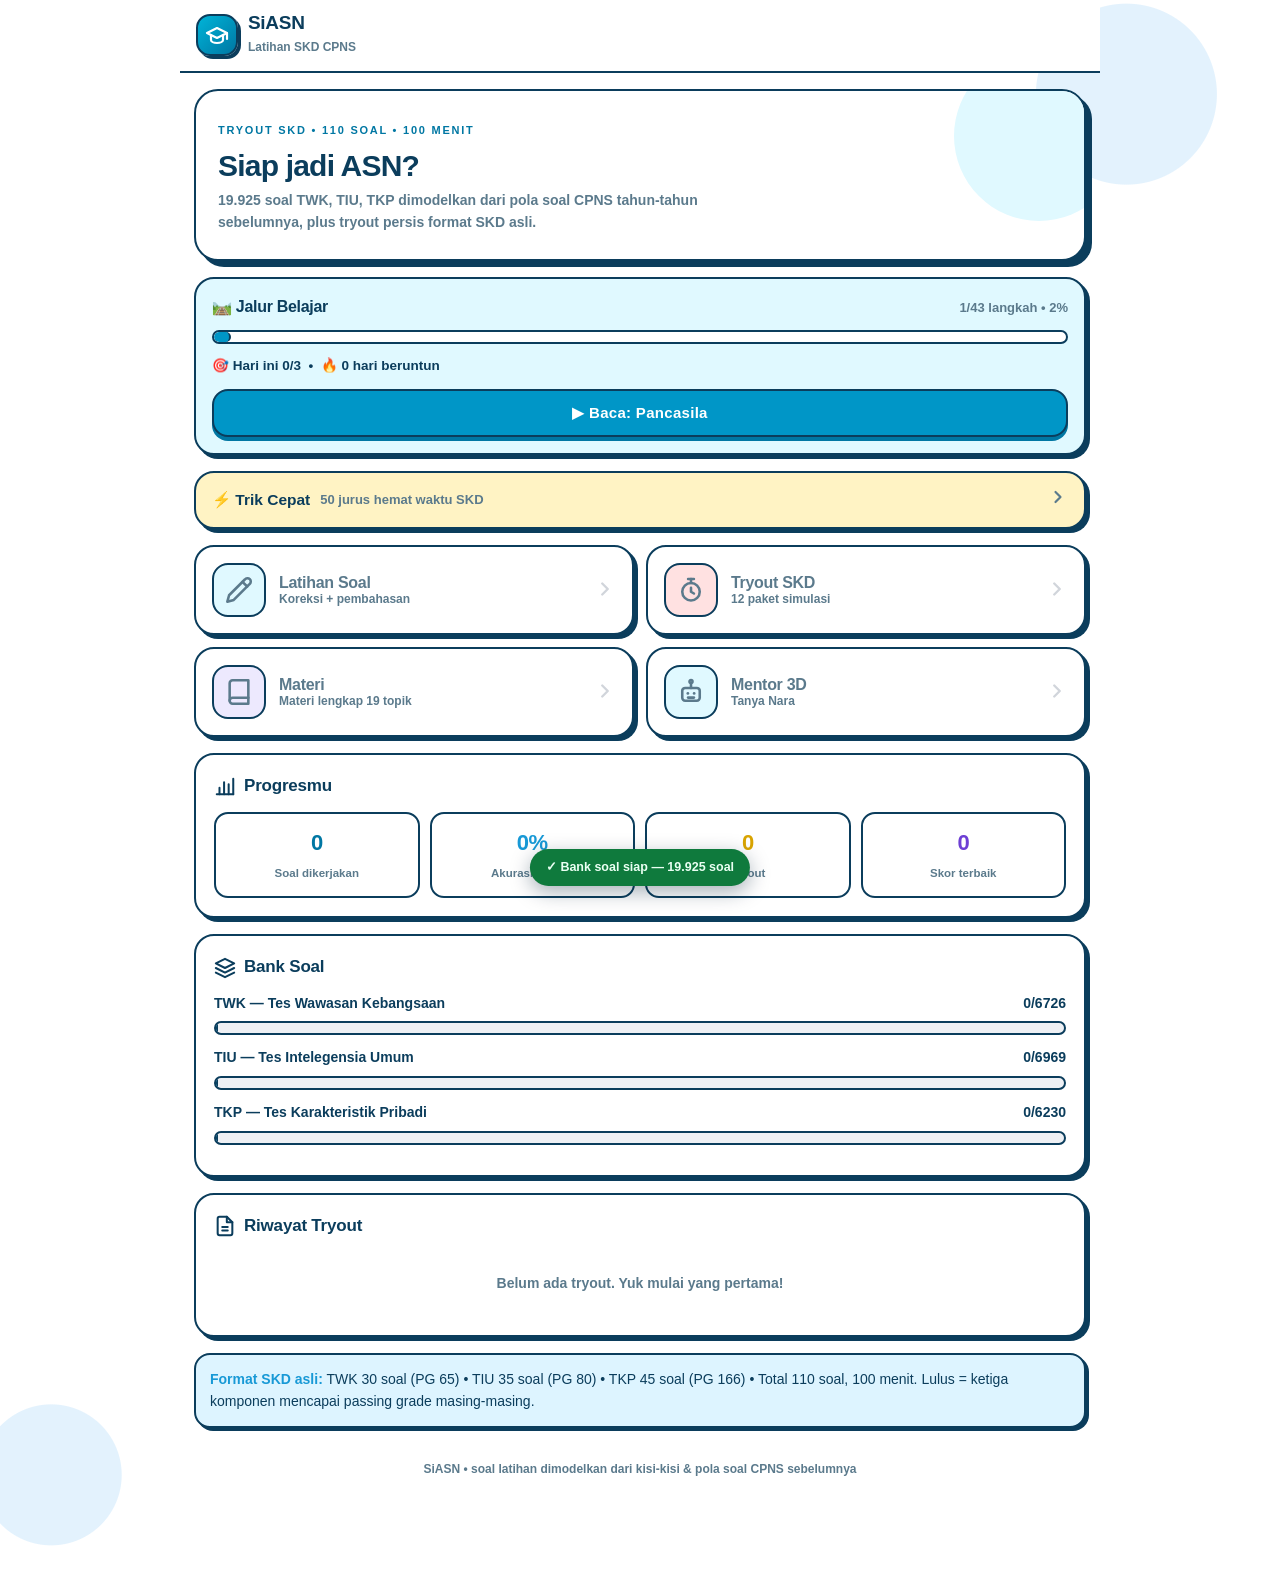
<file: index.html>
<!DOCTYPE html>
<html lang="id">
<head>
<meta charset="UTF-8">
<meta name="viewport" content="width=device-width, initial-scale=1.0">
<title>SiASN — Latihan Soal CPNS & Tryout SKD (TWK, TIU, TKP) Gratis</title>
<meta name="description" content="SiASN — aplikasi latihan soal CPNS gratis 100% di browser: 19.900+ soal SKD (TWK, TIU, TKP), 12 paket tryout format ujian asli (110 soal, 100 menit, passing grade resmi), Bank Trik Cepat, materi, dan Jalur Belajar dari 0. Tanpa daftar, tanpa install — langsung latihan dari HP.">
<meta name="keywords" content="latihan CPNS, soal SKD, tryout CPNS, TWK, TIU, TKP, bank soal CPNS, passing grade CPNS, belajar CPNS gratis">
<meta name="author" content="Detta Pranata">
<meta name="robots" content="index, follow">
<meta name="theme-color" content="#0096c7">
<link rel="canonical" href="https://detta2.github.io/siasn/">
<link rel="manifest" href="manifest.json">
<link rel="apple-touch-icon" href="icon-192.png">
<meta name="mobile-web-app-capable" content="yes">
<meta name="apple-mobile-web-app-capable" content="yes">
<meta name="apple-mobile-web-app-status-bar-style" content="default">
<meta name="apple-mobile-web-app-title" content="SiASN">
<link rel="icon" href="data:image/svg+xml,%3Csvg xmlns='http://www.w3.org/2000/svg' viewBox='0 0 64 64'%3E%3Crect width='64' height='64' rx='14' fill='%230096c7'/%3E%3Ctext x='32' y='44' font-family='Arial, sans-serif' font-size='34' font-weight='bold' fill='white' text-anchor='middle'%3ES%3C/text%3E%3C/svg%3E">
<!-- OpenGraph: preview rapi saat link dibagikan ke WhatsApp/Telegram/dll -->
<meta property="og:type" content="website">
<meta property="og:site_name" content="SiASN">
<meta property="og:title" content="SiASN — Latihan Soal CPNS & Tryout SKD Gratis">
<meta property="og:description" content="19.900+ soal TWK, TIU, TKP + 12 paket tryout format ujian asli (110 soal, 100 menit). Gratis, tanpa daftar, langsung dari browser HP kamu.">
<meta property="og:url" content="https://detta2.github.io/siasn/">
<meta property="og:image" content="https://detta2.github.io/siasn/og-image.png">
<meta property="og:image:width" content="1200">
<meta property="og:image:height" content="630">
<meta property="og:image:alt" content="SiASN — Latihan Soal CPNS dan Tryout SKD">
<meta property="og:locale" content="id_ID">
<meta name="twitter:card" content="summary_large_image">
<meta name="twitter:title" content="SiASN — Latihan Soal CPNS & Tryout SKD Gratis">
<meta name="twitter:description" content="19.900+ soal TWK, TIU, TKP + 12 paket tryout format ujian asli. Gratis, tanpa daftar, langsung dari browser.">
<meta name="twitter:image" content="https://detta2.github.io/siasn/og-image.png">
<link rel="stylesheet" href="css/style.css?v=6">
<style>
/* === Initial loading state (statis, sebelum JS jalan) ===
   Isi #app ini otomatis tertimpa saat app.js selesai render pertama. */
.siasn-boot{min-height:100vh;min-height:100dvh;display:flex;flex-direction:column;align-items:center;justify-content:center;gap:10px;padding:24px;text-align:center;background:#ffffff;font-family:system-ui,-apple-system,"Segoe UI",Roboto,Arial,sans-serif;color:#0b2239}
.siasn-boot-spinner{width:52px;height:52px;border-radius:50%;border:5px solid #d7eef7;border-top-color:#0096c7;animation:siasn-spin .8s linear infinite}
@keyframes siasn-spin{to{transform:rotate(360deg)}}
.siasn-boot-title{font-size:30px;font-weight:800;letter-spacing:.5px;color:#0096c7;margin-top:8px}
.siasn-boot-text{font-size:16px;font-weight:600;margin:0}
.siasn-boot-sub{font-size:13px;color:#5b7186;margin:0}
.siasn-boot-slow{display:none;font-size:13px;color:#b45309;margin-top:10px}
</style>
</head>
<body>
<noscript>
  <div style="max-width:560px;margin:40px auto;padding:24px;border:2px solid #f59e0b;border-radius:14px;background:#fffbeb;color:#78350f;font-family:system-ui,-apple-system,'Segoe UI',Roboto,Arial,sans-serif;text-align:center">
    <div style="font-size:28px">⚠️</div>
    <h1 style="font-size:19px;margin:10px 0 6px">JavaScript Nonaktif</h1>
    <p style="font-size:14px;line-height:1.55;margin:0">SiASN membutuhkan JavaScript untuk menampilkan soal latihan CPNS. Aktifkan JavaScript di pengaturan browser kamu, lalu muat ulang halaman ini.</p>
  </div>
</noscript>
<div id="app">
  <!-- Loading state statis: tertimpa otomatis oleh render pertama app.js -->
  <div class="siasn-boot" role="status" aria-label="Memuat aplikasi SiASN">
    <div class="siasn-boot-spinner" aria-hidden="true"></div>
    <div class="siasn-boot-title">SiASN</div>
    <p class="siasn-boot-text">Memuat Sistem SIASN...</p>
    <p class="siasn-boot-sub">Menyiapkan 19.900+ soal TWK • TIU • TKP</p>
    <p class="siasn-boot-slow" id="siasnBootSlow">Koneksi lambat? Tunggu sebentar lagi — atau <a href="" onclick="location.reload();return false;" style="color:#0096c7;font-weight:700">muat ulang halaman</a>.</p>
  </div>
</div>
<script>
/* Watchdog loading: kalau app belum render juga setelah 12 detik,
   tampilkan petunjuk muat ulang (spinner saja bikin user bingung). */
setTimeout(function(){var b=document.querySelector(".siasn-boot"),s=document.getElementById("siasnBootSlow");if(b&&s)s.style.display="block";},12000);
</script>
<script src="js/path.js?v=2"></script>
<script src="js/app.js?v=28"></script>
<script>
/* PWA: daftarkan Service Worker (dukungan offline penuh setelah bank terunduh) */
if("serviceWorker" in navigator){window.addEventListener("load",function(){navigator.serviceWorker.register("sw.js").catch(function(){});});}
</script>
</body>
</html>
</file>
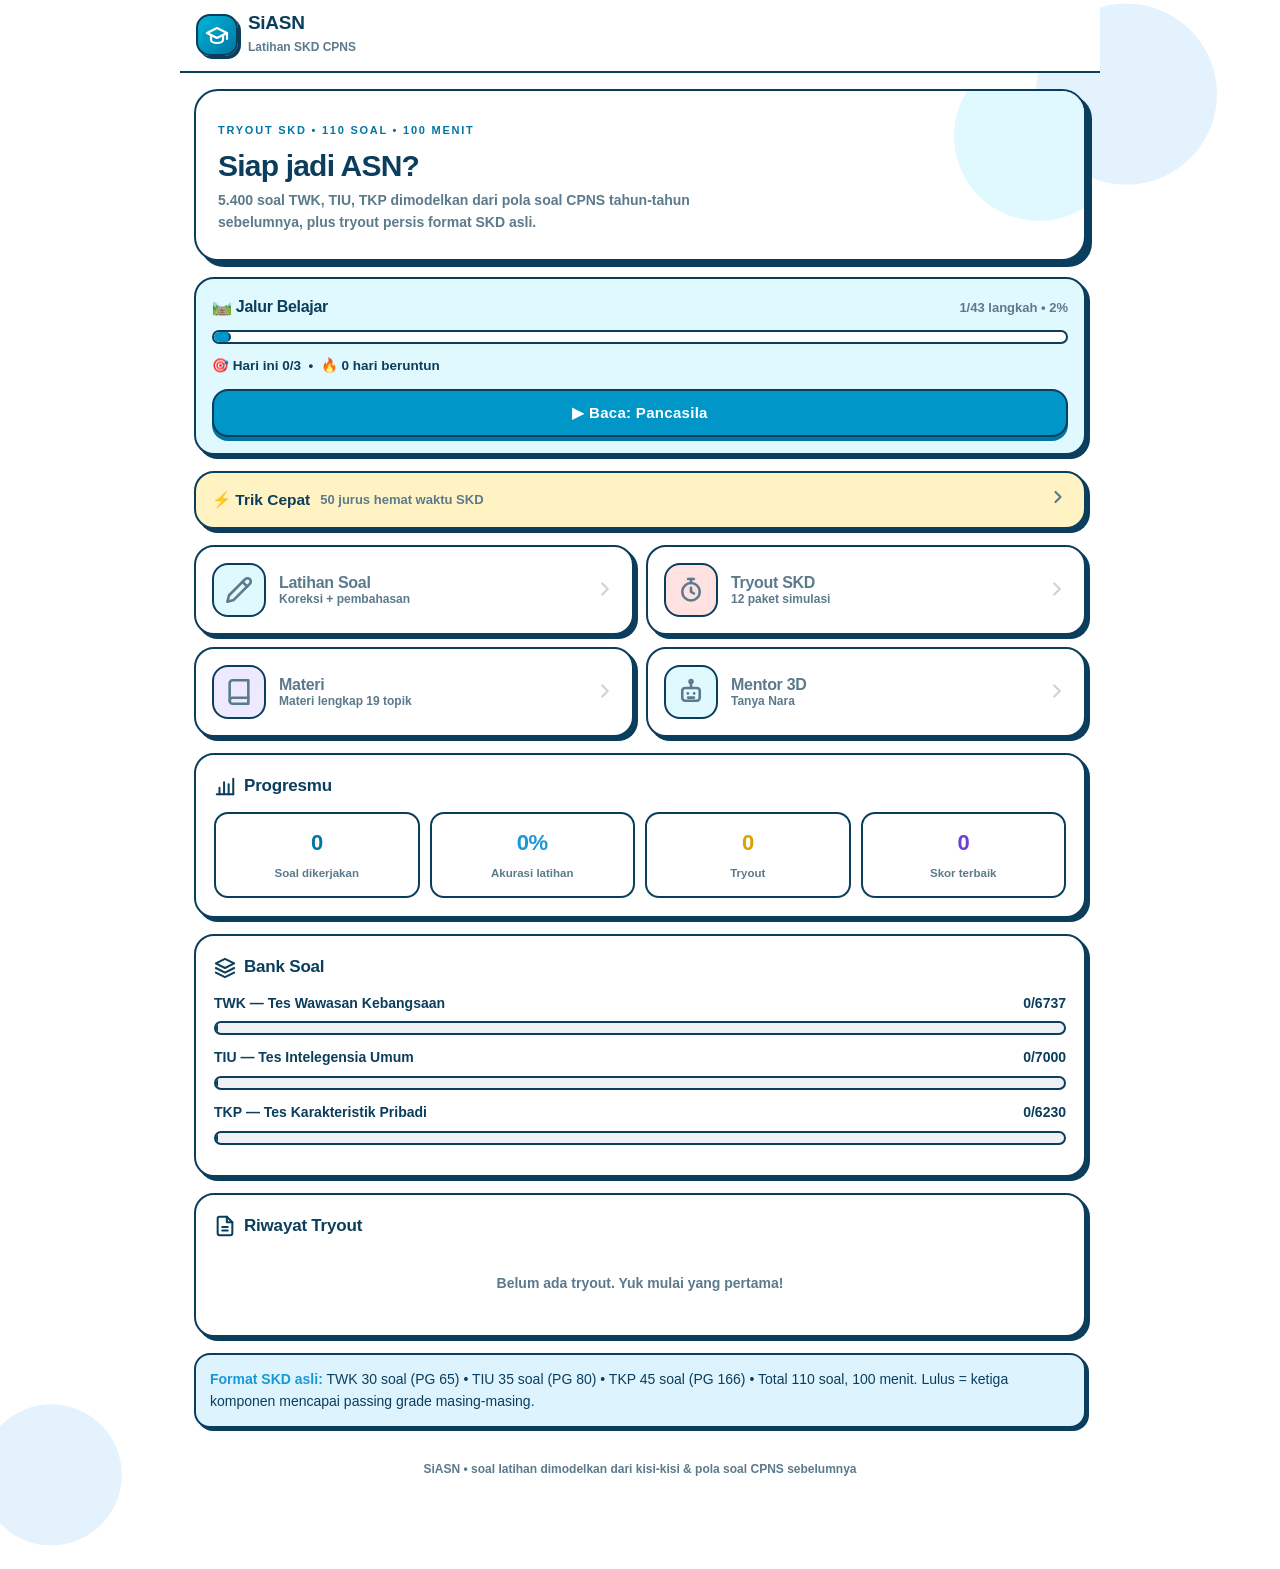
<file: android/app/src/main/assets/www/index.html>
<!DOCTYPE html>
<html lang="id">
<head>
<meta charset="UTF-8">
<meta name="viewport" content="width=device-width, initial-scale=1.0">
<title>SiASN — Latihan CPNS</title>
<link rel="stylesheet" href="css/style.css?v=4">
</head>
<body>
<div id="app"></div>
<script src="js/data/twk.js"></script>
<script src="js/data/twk_b2.js"></script>
<script src="js/data/twk_b3.js"></script>
<script src="js/data/twk_b4.js"></script>
<script src="js/data/twk_b5.js"></script>
<script src="js/data/twk_b6.js"></script>
<script src="js/data/twk_b7.js"></script>
<script src="js/data/twk_b8.js"></script>
<script src="js/data/twk_b9.js"></script>
<script src="js/data/twk_b10.js"></script>
<script src="js/data/twk_b11.js"></script>
<script src="js/data/twk_b12.js"></script>
<script src="js/data/twk_b13.js"></script>
<script src="js/data/twk_b14.js"></script>
<script src="js/data/twk_b19.js"></script>
<script src="js/data/twk_b20.js"></script>
<script src="js/data/twk_b21.js"></script>
<script src="js/data/twk_b22.js"></script>
<script src="js/data/twk_b23.js"></script>
<script src="js/data/twk_b24.js"></script>
<script src="js/data/twk_b25.js"></script>
<script src="js/data/twk_b26.js"></script>
<script src="js/data/twk_b27.js"></script>
<script src="js/data/twk_b28.js"></script>
<script src="js/data/twk_b29.js"></script>
<script src="js/data/twk_b30.js"></script>
<script src="js/data/twk_b31.js"></script>
<script src="js/data/twk_b32.js"></script>
<script src="js/data/twk_b33.js"></script>
<script src="js/data/twk_b34.js"></script>
<script src="js/data/twk_b35.js"></script>
<script src="js/data/twk_b36.js"></script>
<script src="js/data/twk_b37.js"></script>
<script src="js/data/twk_b38.js"></script>
<script src="js/data/twk_b39.js"></script>
<script src="js/data/tiu.js"></script>
<script src="js/data/tiu_b2.js"></script>
<script src="js/data/tiu_b3.js"></script>
<script src="js/data/tiu_b4.js"></script>
<script src="js/data/tiu_b5.js"></script>
<script src="js/data/tiu_b6.js"></script>
<script src="js/data/tiu_b7.js"></script>
<script src="js/data/tiu_b8.js"></script>
<script src="js/data/tiu_b9.js"></script>
<script src="js/data/tiu_b10.js"></script>
<script src="js/data/tiu_b11.js"></script>
<script src="js/data/tiu_b12.js"></script>
<script src="js/data/tiu_b13.js"></script>
<script src="js/data/tiu_b14.js"></script>
<script src="js/data/tiu_b15.js"></script>
<script src="js/data/tiu_b16.js"></script>
<script src="js/data/tiu_b17.js"></script>
<script src="js/data/tiu_b18.js"></script>
<script src="js/data/tiu_b19.js"></script>
<script src="js/data/tiu_b20.js"></script>
<script src="js/data/tiu_b21.js"></script>
<script src="js/data/tiu_b22.js"></script>
<script src="js/data/tiu_b23.js"></script>
<script src="js/data/tiu_b24.js"></script>
<script src="js/data/tiu_b25.js"></script>
<script src="js/data/tiu_b26.js"></script>
<script src="js/data/tiu_b27.js"></script>
<script src="js/data/tiu_b28.js"></script>
<script src="js/data/tiu_b29.js"></script>
<script src="js/data/tiu_b30.js"></script>
<script src="js/data/tiu_b31.js"></script>
<script src="js/data/tiu_b32.js"></script>
<script src="js/data/tiu_b33.js"></script>
<script src="js/data/tiu_b34.js"></script>
<script src="js/data/tiu_b35.js"></script>
<script src="js/data/tiu_b36.js"></script>
<script src="js/data/tiu_b37.js"></script>
<script src="js/data/tiu_b38.js"></script>
<script src="js/data/tiu_b39.js"></script>
<script src="js/data/tiu_b40.js"></script>
<script src="js/data/tkp.js"></script>
<script src="js/data/tkp_b2.js"></script>
<script src="js/data/tkp_b3.js"></script>
<script src="js/data/tkp_b4.js"></script>
<script src="js/data/tkp_b5.js"></script>
<script src="js/data/tkp_b6.js"></script>
<script src="js/data/tkp_b7.js"></script>
<script src="js/data/tkp_b8.js"></script>
<script src="js/data/tkp_b9.js"></script>
<script src="js/data/tkp_b10.js"></script>
<script src="js/data/tkp_b11.js"></script>
<script src="js/data/tkp_b12.js"></script>
<script src="js/data/tkp_b13.js"></script>
<script src="js/data/tkp_b14.js"></script>
<script src="js/data/tkp_b15.js"></script>
<script src="js/data/tkp_b16.js"></script>
<script src="js/data/tkp_b17.js"></script>
<script src="js/data/tkp_b18.js"></script>
<script src="js/data/tkp_b19.js"></script>
<script src="js/data/tkp_b20.js"></script>
<script src="js/data/tkp_b21.js"></script>
<script src="js/data/tkp_b22.js"></script>
<script src="js/data/tkp_b23.js"></script>
<script src="js/data/tkp_b24.js"></script>
<script src="js/data/tkp_b25.js"></script>
<script src="js/data/tkp_b26.js"></script>
<script src="js/data/tkp_b27.js"></script>
<script src="js/data/tkp_b28.js"></script>
<script src="js/data/tkp_b29.js"></script>
<script src="js/data/tkp_b30.js"></script>
<script src="js/data/tkp_b31.js"></script>
<script src="js/data/tkp_b32.js"></script>
<script src="js/data/materi_twk.js?v=3"></script>
<script src="js/data/materi_tiu.js?v=3"></script>
<script src="js/data/materi_tkp.js?v=3"></script>
<script src="js/vendor/three.min.js"></script>
<script src="js/mentor.js"></script>
<script src="js/path.js?v=2"></script>
<script src="js/data/trik.js?v=2"></script>
<script src="js/app.js?v=23"></script>
</body>
</html>
</file>
<file: css/style.css>
/* SiASN — tema "Ombak Minimalis": putih bersih, biru laut, bayangan navy.
   Catatan: --green dipakai sebagai skala biru laut (primary) agar semua komponen ikut. Light only. */
*{box-sizing:border-box;margin:0;padding:0}
:root{
 --bg:#ffffff;--ink:#0b3d5c;--mut:#5b7a8c;
 --green:#0096c7;--green-d:#0077a3;--green-soft:#e0f9ff;
 --blue:#1cb0f6;--blue-d:#1899d6;--blue-soft:#ddf4ff;
 --red:#ff4b4b;--red-d:#d33131;--red-soft:#ffe1e1;
 --yellow:#ffc800;--yellow-d:#d9a400;--yellow-soft:#fff3c4;
 --purple:#8b5cf6;--purple-d:#6d3fd4;--purple-soft:#ede9fe;
 --orange:#ff9600;--orange-d:#d97c00;--orange-soft:#ffedd5;
 --bd:2px solid var(--ink);--sh:4px 4px 0 var(--ink);--sh-sm:3px 3px 0 var(--ink);
 --r:20px;
}
html{-webkit-text-size-adjust:100%;overflow-x:clip}
body{font-family:-apple-system,BlinkMacSystemFont,"Segoe UI",Roboto,Helvetica,Arial,sans-serif;background:radial-gradient(circle at 88% 6%,#e3f2fd 0 90px,transparent 91px),radial-gradient(circle at 4% 94%,#e3f2fd 0 70px,transparent 71px),var(--bg);color:var(--ink);line-height:1.55;-webkit-tap-highlight-color:transparent;overflow-x:clip}
/* cegah grid/flex item melar melebihi kolom di layar kecil (min-width:auto bawaan browser) */
.mmenu>*,.grid4>*,.grid3>*,.pkggrid>*,.numgrid>*,.resgrid>*{min-width:0}
.mitem>*,.catchoice>*,.steprow>*{min-width:0}
#app{max-width:920px;margin:0 auto;padding:0 14px 90px}

/* ikon SVG */
.icn{display:inline-flex;vertical-align:-4px}
.icn svg{width:20px;height:20px}
h2 .icn{margin-right:8px}
h2 .icn svg{width:22px;height:22px}

/* topbar */
.topbar{position:sticky;top:0;z-index:20;display:flex;align-items:center;gap:10px;padding:12px 2px;background:var(--bg);border-bottom:var(--bd);margin:0 -14px;padding-left:16px;padding-right:16px}
.logo{width:42px;height:42px;border-radius:14px;background:linear-gradient(135deg,#00b4d8,#0077a3);border:var(--bd);box-shadow:var(--sh-sm);display:flex;align-items:center;justify-content:center;color:#fff;flex-shrink:0}
.logo svg{width:24px;height:24px}
.brand b{font-size:19px;display:block;line-height:1.15;letter-spacing:-.3px}
.brand span{font-size:12px;color:var(--mut);font-weight:600}

/* tombol 3D */
.btn{border:var(--bd);border-radius:16px;padding:13px 22px;font-size:15px;font-weight:800;cursor:pointer;background:var(--green);color:#fff;box-shadow:0 4px 0 var(--green-d);letter-spacing:.3px;font-family:inherit}
.btn:active{transform:translateY(4px);box-shadow:0 0 0 var(--green-d)}
.btn.blue{background:var(--blue);box-shadow:0 4px 0 var(--blue-d)}
.btn.blue:active{box-shadow:0 0 0 var(--blue-d)}
.btn.red{background:var(--red);box-shadow:0 4px 0 var(--red-d)}
.btn.red:active{box-shadow:0 0 0 var(--red-d)}
.btn.yellow{background:var(--yellow);box-shadow:0 4px 0 var(--yellow-d);color:var(--ink)}
.btn.yellow:active{box-shadow:0 0 0 var(--yellow-d)}
.btn.dark{background:var(--ink);box-shadow:0 4px 0 #0f172a}
.btn.dark:active{box-shadow:0 0 0 #0f172a}
.btn.white{background:#fff;color:var(--ink);box-shadow:0 4px 0 #d1d5db}
.btn.white:active{box-shadow:0 0 0 #d1d5db}
.btn.plain{background:#fff;color:var(--ink);box-shadow:var(--sh-sm)}
.btn.plain:active{transform:translate(3px,3px);box-shadow:0 0 0 var(--ink)}
.btn.ghost{background:#fff;color:var(--ink);box-shadow:var(--sh-sm)}
.btn.ghost:active{transform:translate(3px,3px);box-shadow:0 0 0 var(--ink)}
.btn.big{width:100%;padding:16px;font-size:17px}
.btn:disabled{opacity:.5;cursor:default;transform:none}
.btn .icn svg{width:18px;height:18px}

/* kartu */
.card{background:#fff;border:var(--bd);border-radius:var(--r);padding:18px;margin-bottom:16px;box-shadow:var(--sh)}
.card h2{font-size:17px;margin-bottom:12px;display:flex;align-items:center;letter-spacing:-.2px}
.grid4{display:grid;grid-template-columns:repeat(4,1fr);gap:10px}
.grid3{display:grid;grid-template-columns:repeat(3,1fr);gap:10px}
@media(max-width:640px){.grid4{grid-template-columns:repeat(2,1fr)}.grid3{grid-template-columns:1fr}}
.stat{background:var(--bg);border:var(--bd);border-radius:14px;padding:12px 6px;text-align:center}
.stat b{font-size:22px;display:block;letter-spacing:-.5px}
.stat span{font-size:11.5px;color:var(--mut);font-weight:700}
.stat.g b{color:var(--green-d)}.stat.b b{color:var(--blue-d)}.stat.y b{color:var(--yellow-d)}.stat.p b{color:var(--purple-d)}

/* hero */
.hero{background:#fff;border:var(--bd);border-radius:24px;padding:26px 22px;margin:16px 0;box-shadow:6px 6px 0 var(--ink);color:var(--ink);position:relative;overflow:hidden}
.hero::after{content:"";position:absolute;right:-40px;top:-40px;width:170px;height:170px;border-radius:50%;background:#e0f9ff}
.hero .eyebrow{font-size:11px;font-weight:800;letter-spacing:.16em;text-transform:uppercase;color:var(--green-d)}
.hero h1{font-size:30px;margin:8px 0 6px;letter-spacing:-.8px;line-height:1.15}
.hero p{font-size:14px;max-width:560px;color:var(--mut);font-weight:600}

/* menu utama */
.mmenu{display:grid;grid-template-columns:1fr 1fr;gap:12px;margin-bottom:16px}
.mitem{background:#fff;border:var(--bd);border-radius:var(--r);padding:16px;cursor:pointer;box-shadow:var(--sh);display:flex;gap:13px;align-items:center;text-align:left;width:100%;font-family:inherit;color:var(--ink)}
.mitem:active{transform:translate(4px,4px);box-shadow:0 0 0 var(--ink)}
.mtile{width:54px;height:54px;border-radius:16px;border:var(--bd);display:flex;align-items:center;justify-content:center;color:var(--ink);flex-shrink:0}
.mtile svg{width:28px;height:28px}
.mtile.blue{background:#e0f9ff}.mtile.red{background:#ffe1e1}.mtile.purple{background:#ede9fe}.mtile.green{background:#e0f9ff}
.mitem b{display:block;font-size:16px;letter-spacing:-.3px}
.mitem span{font-size:12px;color:var(--mut);font-weight:600}
.mitem .mgo{margin-left:auto;color:#d1d5db;flex-shrink:0}
.mitem .mgo svg{width:22px;height:22px}

/* progres */
.prow{margin:12px 0}
.prow .lbl{display:flex;justify-content:space-between;font-size:14px;margin-bottom:7px;font-weight:600}
.bar{height:14px;background:#eef0f4;border:var(--bd);border-radius:99px;overflow:hidden}
.bar i{display:block;height:100%;background:var(--green);border-radius:99px;border-right:var(--bd)}

/* pilihan kategori */
.catchoice{border:var(--bd);border-radius:18px;padding:16px;cursor:pointer;background:#fff;box-shadow:var(--sh-sm);display:flex;gap:13px;align-items:center}
.catchoice:active{transform:translate(3px,3px);box-shadow:0 0 0 var(--ink)}
.catchoice .ctile{width:50px;height:50px;border-radius:14px;border:var(--bd);display:flex;align-items:center;justify-content:center;color:var(--ink);flex-shrink:0}
.catchoice .ctile svg{width:26px;height:26px}
.ctile.c0{background:var(--blue-soft)}.ctile.c1{background:var(--green-soft)}.ctile.c2{background:var(--orange-soft)}
.catchoice b{font-size:17px;display:block}
.catchoice p{font-size:12.5px;color:var(--mut);margin:2px 0 6px;font-weight:600}

/* soal */
.qmeta{display:flex;gap:8px;align-items:center;margin-bottom:14px;flex-wrap:wrap}
.badge{display:inline-flex;align-items:center;font-size:12px;font-weight:800;padding:5px 13px;border-radius:99px;background:var(--blue-soft);color:var(--blue-d);border:var(--bd)}
.badge.tiu{background:var(--green-soft);color:var(--green-d)}
.badge.tkp{background:var(--orange-soft);color:var(--orange-d)}
.qtext{font-size:17px;font-weight:700;margin-bottom:16px;line-height:1.6;letter-spacing:-.2px;min-height:64px}
.opts{display:flex;flex-direction:column;gap:12px}
.opt{min-height:52px;border:var(--bd);background:#fff;border-radius:16px;padding:14px;font-size:15px;cursor:pointer;text-align:left;width:100%;display:flex;gap:12px;align-items:flex-start;box-shadow:0 3px 0 #dfe3ea;font-family:inherit;color:var(--ink);font-weight:600}
.opt:active:not(:disabled){transform:translateY(3px);box-shadow:0 0 0 #dfe3ea}
.opt .k{flex:0 0 30px;height:30px;border-radius:10px;background:#eef0f4;border:var(--bd);display:flex;align-items:center;justify-content:center;font-weight:800;font-size:14px}
.opt.correct{border-color:var(--green-d);background:var(--green-soft);box-shadow:0 3px 0 var(--green-d)}
.opt.correct .k{background:var(--green);border-color:var(--green-d);color:#fff}
.opt.wrong{border-color:var(--red-d);background:var(--red-soft);box-shadow:0 3px 0 var(--red-d)}
.opt.wrong .k{background:var(--red);border-color:var(--red-d);color:#fff}
.opt:disabled{cursor:default}
.opt.picked{border-color:var(--blue-d);background:var(--blue-soft)}
.explain{margin-top:16px;background:var(--yellow-soft);border:var(--bd);border-radius:16px;padding:14px;font-size:14px;box-shadow:var(--sh-sm)}
.explain .fb{display:flex;align-items:center;gap:8px;font-weight:800;font-size:15px;margin-bottom:6px}
.explain .fb.ok{color:var(--green-d)}.explain .fb.no{color:var(--red-d)}
.explain .fb .icn svg{width:22px;height:22px}
.qnav{display:flex;justify-content:space-between;gap:10px;margin-top:20px}

/* tryout */
.timer{font-size:19px;font-weight:800;font-variant-numeric:tabular-nums;background:#fff;border:var(--bd);border-radius:14px;padding:8px 16px;box-shadow:var(--sh-sm);display:inline-flex;align-items:center;gap:8px}
.timer.low{color:var(--red-d);border-color:var(--red-d)}
.tobar{display:flex;justify-content:space-between;align-items:center;gap:10px;margin-bottom:14px;flex-wrap:wrap}
.numgrid{display:grid;grid-template-columns:repeat(auto-fill,minmax(44px,1fr));gap:8px;margin:16px 0}
@media(max-width:640px){.numgrid{grid-template-columns:repeat(auto-fill,minmax(44px,1fr))}}
.numgrid button{aspect-ratio:1;border:var(--bd);background:#fff;border-radius:10px;font-size:12px;font-weight:800;cursor:pointer;box-shadow:0 2px 0 #dfe3ea;font-family:inherit;color:var(--ink)}
.numgrid button:active{transform:translateY(2px);box-shadow:none}
.numgrid button.done{background:#16a34a;color:#fff;box-shadow:0 2px 0 #15803d}
.numgrid button.doubt{background:var(--yellow);box-shadow:0 2px 0 var(--yellow-d)}
.numgrid button.cur{outline:3px solid var(--blue);outline-offset:1px}
details{border:var(--bd);border-radius:16px;margin-bottom:10px;background:#fff;box-shadow:var(--sh-sm)}
summary{padding:13px 15px;cursor:pointer;font-weight:700;font-size:14px;list-style:none;display:flex;gap:8px;align-items:center}
summary::-webkit-details-marker{display:none}
.revbody{padding:0 15px 15px;font-size:14px}
.revbody .ro{padding:8px 11px;border-radius:10px;margin:5px 0;background:#f4f6fa;border:2px solid transparent;font-weight:500}
.revbody .ro.uc{background:var(--blue-soft);border-color:var(--blue-d)}
.revbody .ro.cc{background:var(--green-soft);border-color:var(--green-d);font-weight:700}
.pill{display:inline-block;font-size:12px;font-weight:800;padding:4px 13px;border-radius:99px;border:var(--bd)}
.pill.ok{background:var(--green-soft);color:var(--green-d)}
.pill.no{background:var(--red-soft);color:var(--red-d)}
.resgrid{display:grid;grid-template-columns:repeat(3,1fr);gap:10px;margin:14px 0}
@media(max-width:640px){.resgrid{grid-template-columns:1fr}}
.resc{border:var(--bd);border-radius:16px;padding:16px 14px;text-align:center;box-shadow:var(--sh-sm)}
.resc b{font-size:28px;display:block;letter-spacing:-.8px}
.resc small{color:var(--mut);font-weight:700}
.hist{display:flex;justify-content:space-between;align-items:center;padding:11px 4px;border-bottom:2px solid #eef0f4;font-size:14px;font-weight:600}
.hist:last-child{border:0}
.backlink{background:#fff;border:var(--bd);border-radius:99px;color:var(--ink);font-weight:800;font-size:14px;cursor:pointer;margin:14px 0 12px;padding:9px 16px;box-shadow:var(--sh-sm);display:inline-flex;align-items:center;gap:8px;font-family:inherit}
.backlink:active{transform:translate(3px,3px);box-shadow:0 0 0 var(--ink)}
.backlink .icn svg{width:17px;height:17px}
.info{background:var(--blue-soft);border:var(--bd);border-radius:16px;padding:14px;font-size:14px;margin-bottom:16px;box-shadow:var(--sh-sm)}
.info b{color:var(--blue-d)}
.doubtrow{display:flex;align-items:center;gap:8px;margin-top:16px;font-size:14px;font-weight:600;min-height:44px;padding:6px 0;cursor:pointer}
.doubtrow input{width:20px;height:20px;accent-color:var(--green)}
.empty{color:var(--mut);font-size:14px;text-align:center;padding:22px;font-weight:600}
.secttl{font-size:15px;font-weight:800;margin:20px 0 10px;display:flex;align-items:center;gap:8px}
.footer{text-align:center;color:var(--mut);font-size:12px;margin-top:32px;font-weight:600}

/* teknik belajar */
.tech{border:var(--bd);border-radius:18px;padding:14px;margin-bottom:12px;background:#fff;box-shadow:var(--sh-sm)}
.theader{display:flex;align-items:center;gap:8px;flex-wrap:wrap;margin-bottom:10px}
.theader b{font-size:15px}
.wpill{margin-left:auto;font-size:12px;font-weight:800;color:var(--ink);background:var(--yellow-soft);padding:4px 12px;border-radius:99px;border:var(--bd)}
.tech ul{margin:0;padding-left:20px;font-size:13.5px;color:#374151;font-weight:500}
.tech li{margin-bottom:7px}
.gtip{margin-top:8px;background:var(--blue-soft);border:var(--bd);border-radius:14px;padding:12px 14px;font-size:14px}
.perfect{background:var(--green-soft);border:var(--bd);border-radius:16px;padding:16px;font-size:14px;box-shadow:var(--sh-sm)}
.perfect p{margin:8px 0 0;color:#0b3d5c;font-weight:600}
.learnbtn{border:var(--bd);background:var(--yellow);color:var(--ink);border-radius:99px;padding:6px 14px;font-size:12.5px;font-weight:800;cursor:pointer;white-space:nowrap;box-shadow:0 3px 0 var(--yellow-d);display:inline-flex;align-items:center;gap:6px;font-family:inherit}
.learnbtn:active{transform:translateY(3px);box-shadow:none}
.learnbtn .icn svg{width:15px;height:15px}

/* materi */
.mattopic{display:flex;align-items:center;gap:12px;padding:14px;border:var(--bd);border-radius:16px;margin-bottom:10px;cursor:pointer;font-weight:700;font-size:15px;background:#fff;box-shadow:var(--sh-sm)}
.mattopic:active{transform:translate(3px,3px);box-shadow:0 0 0 var(--ink)}
.mn{width:34px;height:34px;border-radius:12px;background:var(--purple-soft);color:var(--purple-d);border:var(--bd);display:flex;align-items:center;justify-content:center;font-size:14px;font-weight:800;flex-shrink:0}
.mgo{margin-left:auto;color:#d1d5db;flex-shrink:0}
.mgo svg{width:20px;height:20px}
.matbody{font-size:14.5px;line-height:1.65;color:var(--ink)}
.matbody h3{font-size:16px;margin:20px 0 10px;display:flex;align-items:center;gap:8px}
.matbody h3::before{content:"";width:10px;height:22px;border-radius:6px;background:var(--green);border:2px solid var(--ink);flex-shrink:0}
.matbody h3:first-child{margin-top:0}
.matbody p{margin:0 0 10px}
.matbody ul,.matbody ol{margin:0 0 10px;padding-left:22px}
.matbody li{margin-bottom:6px}
.matbody table{width:100%;border-collapse:separate;border-spacing:0;margin:0 0 14px;font-size:13.5px;display:block;overflow-x:auto;border:var(--bd);border-radius:14px}
.matbody th,.matbody td{border-bottom:2px solid #eef0f4;padding:9px 11px;text-align:left;vertical-align:top}
.matbody tr:last-child th,.matbody tr:last-child td{border-bottom:0}
.matbody th{background:var(--green-soft);font-weight:800;white-space:nowrap}
.matbody .warn{background:var(--yellow-soft);border:var(--bd);border-radius:14px;padding:12px;margin:0 0 12px;box-shadow:var(--sh-sm)}
.matbody .key{background:var(--green-soft);border:var(--bd);border-radius:14px;padding:12px;margin:0 0 12px;box-shadow:var(--sh-sm)}
.matbody code{background:#eef0f4;border:2px solid #e5e7eb;padding:1px 7px;border-radius:8px;font-size:13px;font-weight:700}

/* mentor 3D */
.m3dwrap{background:linear-gradient(160deg,#e0f9ff,#f0faff 55%,#ffffff);border:var(--bd);border-radius:24px;padding:8px 4px 16px;margin:14px 0;box-shadow:6px 6px 0 var(--ink);text-align:center;overflow:hidden}
.m3dwrap canvas{width:100%;display:block;touch-action:pan-y}
.narasay{position:relative;background:#fff;border:var(--bd);border-radius:18px;padding:12px 15px;margin:4px 14px 0;font-size:14px;line-height:1.55;box-shadow:var(--sh-sm);text-align:left;font-weight:500}
.narasay::before{content:"";position:absolute;top:-11px;left:44px;width:16px;height:16px;background:#fff;border-left:var(--bd);border-top:var(--bd);transform:rotate(45deg)}
.msearch{display:flex;gap:8px;margin-bottom:12px}
.msearch input{flex:1;border:var(--bd);border-radius:16px;padding:13px;font-size:15px;font-family:inherit;min-width:0;box-shadow:var(--sh-sm);font-weight:600}
.msearch input:focus{outline:none;border-color:var(--green-d)}
.chips{display:flex;flex-wrap:wrap;gap:8px}
.chip{border:var(--bd);background:#fff;border-radius:99px;padding:8px 15px;font-size:13px;font-weight:800;cursor:pointer;color:var(--ink);box-shadow:0 3px 0 #dfe3ea;font-family:inherit}
.chip:active{transform:translateY(3px);box-shadow:none}
.naraText{font-size:14.5px;line-height:1.9;color:#374151;margin-top:14px;max-height:320px;overflow-y:auto;font-weight:500}
.msen{border-radius:6px;padding:1px 2px;transition:background .25s}
.msen.on{background:var(--yellow);box-shadow:0 0 0 3px var(--yellow-soft)}
#naraCtl{display:flex;gap:10px;margin-bottom:6px;flex-wrap:wrap}

/* jalur belajar */
.pathbanner{background:var(--green-soft);border:var(--bd);border-radius:var(--r);padding:16px;margin:16px 0;box-shadow:var(--sh);cursor:pointer}
.pathbanner:active{transform:translate(4px,4px);box-shadow:0 0 0 var(--ink)}
.pathbanner .pbtop{display:flex;justify-content:space-between;align-items:center;gap:8px;flex-wrap:wrap;margin-bottom:10px}
.pathbanner .pbtop b{font-size:16px;letter-spacing:-.3px}
.pathbanner .pbtop span{font-size:13px;color:var(--mut);font-weight:700}
.pathbanner .bar{margin-bottom:12px;background:#fff}
.pathbanner .btn{width:100%}
.steprow{display:flex;align-items:center;gap:12px;padding:13px 14px;border:var(--bd);border-radius:16px;margin-bottom:10px;cursor:pointer;font-weight:700;font-size:14.5px;background:#fff;box-shadow:var(--sh-sm)}
.steprow:active{transform:translate(3px,3px);box-shadow:0 0 0 var(--ink)}
.steprow small{display:block;font-weight:600;color:var(--mut);font-size:12px;margin-top:2px}
.stn{width:34px;height:34px;border-radius:12px;background:#eef0f4;border:var(--bd);display:flex;align-items:center;justify-content:center;font-size:14px;font-weight:800;flex-shrink:0}
.stn .icn svg{width:18px;height:18px}
.steprow.done .stn{background:var(--green);color:#fff;border-color:var(--green-d)}
.steprow.done{opacity:.88}
.pgbar{position:relative}
.pgbar em{position:absolute;top:-3px;bottom:-3px;width:4px;background:var(--red-d);border-radius:2px;transform:translateX(-2px)}

/* --- Jadwal Harian + Trik Cepat --- */
.schedline{font-size:13.5px;font-weight:600;color:var(--ink);margin-bottom:12px}
.trikbanner{display:flex;align-items:center;gap:10px;background:var(--yellow-soft);border:var(--bd);border-radius:var(--r);padding:14px 16px;margin:0 0 16px;box-shadow:var(--sh);cursor:pointer;font-weight:800}
.trikbanner:active{transform:translate(4px,4px);box-shadow:0 0 0 var(--ink)}
.trikbanner b{font-size:15.5px}
.trikbanner span{font-size:13px;color:var(--mut);font-weight:700}
.trikbanner .mgo{margin-left:auto}
.trow{display:flex;align-items:center;justify-content:space-between;gap:10px;flex-wrap:wrap;margin-top:12px;font-size:14px}
.stepper{display:inline-flex;align-items:center;gap:8px;border:var(--bd);border-radius:99px;padding:4px 6px;background:#fff;box-shadow:var(--sh-sm)}
.stepper button{width:30px;height:30px;border-radius:99px;border:var(--bd);background:var(--green-soft);font-size:18px;font-weight:800;cursor:pointer;line-height:1}
.stepper button:active{transform:scale(.92)}
.stepper b{font-size:14px;min-width:52px;text-align:center}
.muted{color:var(--mut);font-size:12.5px;font-weight:600;margin-top:10px}
.trik summary .ttopic{font-size:11.5px;font-weight:800;color:var(--mut);background:#eef0f4;border:var(--bd);border-radius:99px;padding:3px 10px;white-space:nowrap}
.trikbody{padding:4px 15px 15px;font-size:14px}
.trikbody p{margin:6px 0}
.trikbody ul{margin:6px 0 6px 18px}

/* Paket Tryout */
.pkggrid{display:grid;grid-template-columns:repeat(3,1fr);gap:14px;margin:0 0 16px}
@media(max-width:640px){.pkggrid{grid-template-columns:repeat(2,1fr);gap:10px}}
.pkgcard{background:#fff;border:var(--bd);border-radius:var(--r);box-shadow:var(--sh);padding:16px;display:flex;flex-direction:column;gap:8px}
.pkghead{display:flex;justify-content:space-between;align-items:center}
.pkghead b{font-size:17px;color:#0b3d5c}
.pkgsub{font-size:12px;color:var(--mut);font-weight:700}
.pkgscore{font-size:13px;font-weight:700;color:#0b3d5c}
.pkgscore.dim{color:#9aa3b2;font-weight:600}
.pkgcard .btn{margin-top:auto;align-self:flex-start}
.pill.idle{background:#eef0f4;color:#9aa3b2}

/* Motivasi tough-love */
.motiv{background:#fef2f2;border-left:4px solid #dc2626;padding:10px 14px;margin-top:10px;border-radius:0 10px 10px 0;color:#7f1d1d;font-size:14px}
.caracepat{background:#fffbeb;border-left:4px solid #f59e0b;padding:10px 14px;margin-top:10px;border-radius:0 10px 10px 0;color:#78350f;font-size:14px}
.caracepat b{font-size:14px}
.caracepat div p{margin:6px 0}
.caracepat div ul{margin:6px 0 6px 18px}

/* === Komponen arsitektur baru (2026-10-20) === */
/* Status bar pemuatan data latar belakang */
.loadbar{position:fixed;left:50%;transform:translateX(-50%);bottom:14px;z-index:60;background:#0b2239;color:#e6f6fb;font-size:12.5px;font-weight:600;padding:9px 16px;border-radius:999px;box-shadow:0 6px 20px rgba(2,32,54,.35);max-width:92vw;text-align:center}
.loadbar.done{background:#0f7a3d;color:#eafff3}
/* Overlay gerbang on-demand (bank/materi/trik/mentor sedang disiapkan) */
.gateov{position:fixed;inset:0;z-index:70;background:rgba(255,255,255,.88);display:none;flex-direction:column;align-items:center;justify-content:center;gap:12px;font-family:system-ui,-apple-system,"Segoe UI",Roboto,Arial,sans-serif;color:#0b2239;font-weight:600;font-size:15px}
/* Kartu sesi tertunda di dashboard */
.sesscard{border:2px solid #f59e0b;background:#fffbeb}
.sessrow{display:flex;gap:10px;flex-wrap:wrap;margin-top:10px}
.sessrow .btn{min-height:44px}

/* === Diagnostic Coach (Mentor) === */
.diagrow{display:flex;align-items:flex-start;gap:10px;padding:10px 0;border-bottom:1px dashed #e2e8f0}
.diagrow:last-of-type{border-bottom:none}
.trikcard{margin-top:12px;border:2px solid #0096c7;background:#f0faff;border-radius:14px;padding:12px 14px}
</file>
<file: android/app/src/main/assets/www/css/style.css>
/* SiASN — tema "Ombak Minimalis": putih bersih, biru laut, bayangan navy.
   Catatan: --green dipakai sebagai skala biru laut (primary) agar semua komponen ikut. Light only. */
*{box-sizing:border-box;margin:0;padding:0}
:root{
 --bg:#ffffff;--ink:#0b3d5c;--mut:#5b7a8c;
 --green:#0096c7;--green-d:#0077a3;--green-soft:#e0f9ff;
 --blue:#1cb0f6;--blue-d:#1899d6;--blue-soft:#ddf4ff;
 --red:#ff4b4b;--red-d:#d33131;--red-soft:#ffe1e1;
 --yellow:#ffc800;--yellow-d:#d9a400;--yellow-soft:#fff3c4;
 --purple:#8b5cf6;--purple-d:#6d3fd4;--purple-soft:#ede9fe;
 --orange:#ff9600;--orange-d:#d97c00;--orange-soft:#ffedd5;
 --bd:2px solid var(--ink);--sh:4px 4px 0 var(--ink);--sh-sm:3px 3px 0 var(--ink);
 --r:20px;
}
html{-webkit-text-size-adjust:100%;overflow-x:clip}
body{font-family:-apple-system,BlinkMacSystemFont,"Segoe UI",Roboto,Helvetica,Arial,sans-serif;background:radial-gradient(circle at 88% 6%,#e3f2fd 0 90px,transparent 91px),radial-gradient(circle at 4% 94%,#e3f2fd 0 70px,transparent 71px),var(--bg);color:var(--ink);line-height:1.55;-webkit-tap-highlight-color:transparent;overflow-x:clip}
/* cegah grid/flex item melar melebihi kolom di layar kecil (min-width:auto bawaan browser) */
.mmenu>*,.grid4>*,.grid3>*,.pkggrid>*,.numgrid>*,.resgrid>*{min-width:0}
.mitem>*,.catchoice>*,.steprow>*{min-width:0}
#app{max-width:920px;margin:0 auto;padding:0 14px 90px}

/* ikon SVG */
.icn{display:inline-flex;vertical-align:-4px}
.icn svg{width:20px;height:20px}
h2 .icn{margin-right:8px}
h2 .icn svg{width:22px;height:22px}

/* topbar */
.topbar{position:sticky;top:0;z-index:20;display:flex;align-items:center;gap:10px;padding:12px 2px;background:var(--bg);border-bottom:var(--bd);margin:0 -14px;padding-left:16px;padding-right:16px}
.logo{width:42px;height:42px;border-radius:14px;background:linear-gradient(135deg,#00b4d8,#0077a3);border:var(--bd);box-shadow:var(--sh-sm);display:flex;align-items:center;justify-content:center;color:#fff;flex-shrink:0}
.logo svg{width:24px;height:24px}
.brand b{font-size:19px;display:block;line-height:1.15;letter-spacing:-.3px}
.brand span{font-size:12px;color:var(--mut);font-weight:600}

/* tombol 3D */
.btn{border:var(--bd);border-radius:16px;padding:13px 22px;font-size:15px;font-weight:800;cursor:pointer;background:var(--green);color:#fff;box-shadow:0 4px 0 var(--green-d);letter-spacing:.3px;font-family:inherit}
.btn:active{transform:translateY(4px);box-shadow:0 0 0 var(--green-d)}
.btn.blue{background:var(--blue);box-shadow:0 4px 0 var(--blue-d)}
.btn.blue:active{box-shadow:0 0 0 var(--blue-d)}
.btn.red{background:var(--red);box-shadow:0 4px 0 var(--red-d)}
.btn.red:active{box-shadow:0 0 0 var(--red-d)}
.btn.yellow{background:var(--yellow);box-shadow:0 4px 0 var(--yellow-d);color:var(--ink)}
.btn.yellow:active{box-shadow:0 0 0 var(--yellow-d)}
.btn.dark{background:var(--ink);box-shadow:0 4px 0 #0f172a}
.btn.dark:active{box-shadow:0 0 0 #0f172a}
.btn.white{background:#fff;color:var(--ink);box-shadow:0 4px 0 #d1d5db}
.btn.white:active{box-shadow:0 0 0 #d1d5db}
.btn.plain{background:#fff;color:var(--ink);box-shadow:var(--sh-sm)}
.btn.plain:active{transform:translate(3px,3px);box-shadow:0 0 0 var(--ink)}
.btn.ghost{background:#fff;color:var(--ink);box-shadow:var(--sh-sm)}
.btn.ghost:active{transform:translate(3px,3px);box-shadow:0 0 0 var(--ink)}
.btn.big{width:100%;padding:16px;font-size:17px}
.btn:disabled{opacity:.5;cursor:default;transform:none}
.btn .icn svg{width:18px;height:18px}

/* kartu */
.card{background:#fff;border:var(--bd);border-radius:var(--r);padding:18px;margin-bottom:16px;box-shadow:var(--sh)}
.card h2{font-size:17px;margin-bottom:12px;display:flex;align-items:center;letter-spacing:-.2px}
.grid4{display:grid;grid-template-columns:repeat(4,1fr);gap:10px}
.grid3{display:grid;grid-template-columns:repeat(3,1fr);gap:10px}
@media(max-width:640px){.grid4{grid-template-columns:repeat(2,1fr)}.grid3{grid-template-columns:1fr}}
.stat{background:var(--bg);border:var(--bd);border-radius:14px;padding:12px 6px;text-align:center}
.stat b{font-size:22px;display:block;letter-spacing:-.5px}
.stat span{font-size:11.5px;color:var(--mut);font-weight:700}
.stat.g b{color:var(--green-d)}.stat.b b{color:var(--blue-d)}.stat.y b{color:var(--yellow-d)}.stat.p b{color:var(--purple-d)}

/* hero */
.hero{background:#fff;border:var(--bd);border-radius:24px;padding:26px 22px;margin:16px 0;box-shadow:6px 6px 0 var(--ink);color:var(--ink);position:relative;overflow:hidden}
.hero::after{content:"";position:absolute;right:-40px;top:-40px;width:170px;height:170px;border-radius:50%;background:#e0f9ff}
.hero .eyebrow{font-size:11px;font-weight:800;letter-spacing:.16em;text-transform:uppercase;color:var(--green-d)}
.hero h1{font-size:30px;margin:8px 0 6px;letter-spacing:-.8px;line-height:1.15}
.hero p{font-size:14px;max-width:560px;color:var(--mut);font-weight:600}

/* menu utama */
.mmenu{display:grid;grid-template-columns:1fr 1fr;gap:12px;margin-bottom:16px}
.mitem{background:#fff;border:var(--bd);border-radius:var(--r);padding:16px;cursor:pointer;box-shadow:var(--sh);display:flex;gap:13px;align-items:center;text-align:left;width:100%;font-family:inherit;color:var(--ink)}
.mitem:active{transform:translate(4px,4px);box-shadow:0 0 0 var(--ink)}
.mtile{width:54px;height:54px;border-radius:16px;border:var(--bd);display:flex;align-items:center;justify-content:center;color:var(--ink);flex-shrink:0}
.mtile svg{width:28px;height:28px}
.mtile.blue{background:#e0f9ff}.mtile.red{background:#ffe1e1}.mtile.purple{background:#ede9fe}.mtile.green{background:#e0f9ff}
.mitem b{display:block;font-size:16px;letter-spacing:-.3px}
.mitem span{font-size:12px;color:var(--mut);font-weight:600}
.mitem .mgo{margin-left:auto;color:#d1d5db;flex-shrink:0}
.mitem .mgo svg{width:22px;height:22px}

/* progres */
.prow{margin:12px 0}
.prow .lbl{display:flex;justify-content:space-between;font-size:14px;margin-bottom:7px;font-weight:600}
.bar{height:14px;background:#eef0f4;border:var(--bd);border-radius:99px;overflow:hidden}
.bar i{display:block;height:100%;background:var(--green);border-radius:99px;border-right:var(--bd)}

/* pilihan kategori */
.catchoice{border:var(--bd);border-radius:18px;padding:16px;cursor:pointer;background:#fff;box-shadow:var(--sh-sm);display:flex;gap:13px;align-items:center}
.catchoice:active{transform:translate(3px,3px);box-shadow:0 0 0 var(--ink)}
.catchoice .ctile{width:50px;height:50px;border-radius:14px;border:var(--bd);display:flex;align-items:center;justify-content:center;color:var(--ink);flex-shrink:0}
.catchoice .ctile svg{width:26px;height:26px}
.ctile.c0{background:var(--blue-soft)}.ctile.c1{background:var(--green-soft)}.ctile.c2{background:var(--orange-soft)}
.catchoice b{font-size:17px;display:block}
.catchoice p{font-size:12.5px;color:var(--mut);margin:2px 0 6px;font-weight:600}

/* soal */
.qmeta{display:flex;gap:8px;align-items:center;margin-bottom:14px;flex-wrap:wrap}
.badge{display:inline-flex;align-items:center;font-size:12px;font-weight:800;padding:5px 13px;border-radius:99px;background:var(--blue-soft);color:var(--blue-d);border:var(--bd)}
.badge.tiu{background:var(--green-soft);color:var(--green-d)}
.badge.tkp{background:var(--orange-soft);color:var(--orange-d)}
.qtext{font-size:17px;font-weight:700;margin-bottom:16px;line-height:1.6;letter-spacing:-.2px}
.opts{display:flex;flex-direction:column;gap:12px}
.opt{border:var(--bd);background:#fff;border-radius:16px;padding:14px;font-size:15px;cursor:pointer;text-align:left;width:100%;display:flex;gap:12px;align-items:flex-start;box-shadow:0 3px 0 #dfe3ea;font-family:inherit;color:var(--ink);font-weight:600}
.opt:active:not(:disabled){transform:translateY(3px);box-shadow:0 0 0 #dfe3ea}
.opt .k{flex:0 0 30px;height:30px;border-radius:10px;background:#eef0f4;border:var(--bd);display:flex;align-items:center;justify-content:center;font-weight:800;font-size:14px}
.opt.correct{border-color:var(--green-d);background:var(--green-soft);box-shadow:0 3px 0 var(--green-d)}
.opt.correct .k{background:var(--green);border-color:var(--green-d);color:#fff}
.opt.wrong{border-color:var(--red-d);background:var(--red-soft);box-shadow:0 3px 0 var(--red-d)}
.opt.wrong .k{background:var(--red);border-color:var(--red-d);color:#fff}
.opt:disabled{cursor:default}
.opt.picked{border-color:var(--blue-d);background:var(--blue-soft)}
.explain{margin-top:16px;background:var(--yellow-soft);border:var(--bd);border-radius:16px;padding:14px;font-size:14px;box-shadow:var(--sh-sm)}
.explain .fb{display:flex;align-items:center;gap:8px;font-weight:800;font-size:15px;margin-bottom:6px}
.explain .fb.ok{color:var(--green-d)}.explain .fb.no{color:var(--red-d)}
.explain .fb .icn svg{width:22px;height:22px}
.qnav{display:flex;justify-content:space-between;gap:10px;margin-top:20px}

/* tryout */
.timer{font-size:19px;font-weight:800;font-variant-numeric:tabular-nums;background:#fff;border:var(--bd);border-radius:14px;padding:8px 16px;box-shadow:var(--sh-sm);display:inline-flex;align-items:center;gap:8px}
.timer.low{color:var(--red-d);border-color:var(--red-d)}
.tobar{display:flex;justify-content:space-between;align-items:center;gap:10px;margin-bottom:14px;flex-wrap:wrap}
.numgrid{display:grid;grid-template-columns:repeat(10,1fr);gap:8px;margin:16px 0}
@media(max-width:640px){.numgrid{grid-template-columns:repeat(8,1fr)}}
.numgrid button{aspect-ratio:1;border:var(--bd);background:#fff;border-radius:10px;font-size:12px;font-weight:800;cursor:pointer;box-shadow:0 2px 0 #dfe3ea;font-family:inherit;color:var(--ink)}
.numgrid button:active{transform:translateY(2px);box-shadow:none}
.numgrid button.done{background:var(--green);color:#fff;box-shadow:0 2px 0 var(--green-d)}
.numgrid button.doubt{background:var(--yellow);box-shadow:0 2px 0 var(--yellow-d)}
.numgrid button.cur{outline:3px solid var(--blue);outline-offset:1px}
details{border:var(--bd);border-radius:16px;margin-bottom:10px;background:#fff;box-shadow:var(--sh-sm)}
summary{padding:13px 15px;cursor:pointer;font-weight:700;font-size:14px;list-style:none;display:flex;gap:8px;align-items:center}
summary::-webkit-details-marker{display:none}
.revbody{padding:0 15px 15px;font-size:14px}
.revbody .ro{padding:8px 11px;border-radius:10px;margin:5px 0;background:#f4f6fa;border:2px solid transparent;font-weight:500}
.revbody .ro.uc{background:var(--blue-soft);border-color:var(--blue-d)}
.revbody .ro.cc{background:var(--green-soft);border-color:var(--green-d);font-weight:700}
.pill{display:inline-block;font-size:12px;font-weight:800;padding:4px 13px;border-radius:99px;border:var(--bd)}
.pill.ok{background:var(--green-soft);color:var(--green-d)}
.pill.no{background:var(--red-soft);color:var(--red-d)}
.resgrid{display:grid;grid-template-columns:repeat(3,1fr);gap:10px;margin:14px 0}
@media(max-width:640px){.resgrid{grid-template-columns:1fr}}
.resc{border:var(--bd);border-radius:16px;padding:16px 14px;text-align:center;box-shadow:var(--sh-sm)}
.resc b{font-size:28px;display:block;letter-spacing:-.8px}
.resc small{color:var(--mut);font-weight:700}
.hist{display:flex;justify-content:space-between;align-items:center;padding:11px 4px;border-bottom:2px solid #eef0f4;font-size:14px;font-weight:600}
.hist:last-child{border:0}
.backlink{background:#fff;border:var(--bd);border-radius:99px;color:var(--ink);font-weight:800;font-size:14px;cursor:pointer;margin:14px 0 12px;padding:9px 16px;box-shadow:var(--sh-sm);display:inline-flex;align-items:center;gap:8px;font-family:inherit}
.backlink:active{transform:translate(3px,3px);box-shadow:0 0 0 var(--ink)}
.backlink .icn svg{width:17px;height:17px}
.info{background:var(--blue-soft);border:var(--bd);border-radius:16px;padding:14px;font-size:14px;margin-bottom:16px;box-shadow:var(--sh-sm)}
.info b{color:var(--blue-d)}
.doubtrow{display:flex;align-items:center;gap:8px;margin-top:16px;font-size:14px;font-weight:600}
.doubtrow input{width:20px;height:20px;accent-color:var(--green)}
.empty{color:var(--mut);font-size:14px;text-align:center;padding:22px;font-weight:600}
.secttl{font-size:15px;font-weight:800;margin:20px 0 10px;display:flex;align-items:center;gap:8px}
.footer{text-align:center;color:var(--mut);font-size:12px;margin-top:32px;font-weight:600}

/* teknik belajar */
.tech{border:var(--bd);border-radius:18px;padding:14px;margin-bottom:12px;background:#fff;box-shadow:var(--sh-sm)}
.theader{display:flex;align-items:center;gap:8px;flex-wrap:wrap;margin-bottom:10px}
.theader b{font-size:15px}
.wpill{margin-left:auto;font-size:12px;font-weight:800;color:var(--ink);background:var(--yellow-soft);padding:4px 12px;border-radius:99px;border:var(--bd)}
.tech ul{margin:0;padding-left:20px;font-size:13.5px;color:#374151;font-weight:500}
.tech li{margin-bottom:7px}
.gtip{margin-top:8px;background:var(--blue-soft);border:var(--bd);border-radius:14px;padding:12px 14px;font-size:14px}
.perfect{background:var(--green-soft);border:var(--bd);border-radius:16px;padding:16px;font-size:14px;box-shadow:var(--sh-sm)}
.perfect p{margin:8px 0 0;color:#0b3d5c;font-weight:600}
.learnbtn{border:var(--bd);background:var(--yellow);color:var(--ink);border-radius:99px;padding:6px 14px;font-size:12.5px;font-weight:800;cursor:pointer;white-space:nowrap;box-shadow:0 3px 0 var(--yellow-d);display:inline-flex;align-items:center;gap:6px;font-family:inherit}
.learnbtn:active{transform:translateY(3px);box-shadow:none}
.learnbtn .icn svg{width:15px;height:15px}

/* materi */
.mattopic{display:flex;align-items:center;gap:12px;padding:14px;border:var(--bd);border-radius:16px;margin-bottom:10px;cursor:pointer;font-weight:700;font-size:15px;background:#fff;box-shadow:var(--sh-sm)}
.mattopic:active{transform:translate(3px,3px);box-shadow:0 0 0 var(--ink)}
.mn{width:34px;height:34px;border-radius:12px;background:var(--purple-soft);color:var(--purple-d);border:var(--bd);display:flex;align-items:center;justify-content:center;font-size:14px;font-weight:800;flex-shrink:0}
.mgo{margin-left:auto;color:#d1d5db;flex-shrink:0}
.mgo svg{width:20px;height:20px}
.matbody{font-size:14.5px;line-height:1.65;color:var(--ink)}
.matbody h3{font-size:16px;margin:20px 0 10px;display:flex;align-items:center;gap:8px}
.matbody h3::before{content:"";width:10px;height:22px;border-radius:6px;background:var(--green);border:2px solid var(--ink);flex-shrink:0}
.matbody h3:first-child{margin-top:0}
.matbody p{margin:0 0 10px}
.matbody ul,.matbody ol{margin:0 0 10px;padding-left:22px}
.matbody li{margin-bottom:6px}
.matbody table{width:100%;border-collapse:separate;border-spacing:0;margin:0 0 14px;font-size:13.5px;display:block;overflow-x:auto;border:var(--bd);border-radius:14px}
.matbody th,.matbody td{border-bottom:2px solid #eef0f4;padding:9px 11px;text-align:left;vertical-align:top}
.matbody tr:last-child th,.matbody tr:last-child td{border-bottom:0}
.matbody th{background:var(--green-soft);font-weight:800;white-space:nowrap}
.matbody .warn{background:var(--yellow-soft);border:var(--bd);border-radius:14px;padding:12px;margin:0 0 12px;box-shadow:var(--sh-sm)}
.matbody .key{background:var(--green-soft);border:var(--bd);border-radius:14px;padding:12px;margin:0 0 12px;box-shadow:var(--sh-sm)}
.matbody code{background:#eef0f4;border:2px solid #e5e7eb;padding:1px 7px;border-radius:8px;font-size:13px;font-weight:700}

/* mentor 3D */
.m3dwrap{background:linear-gradient(160deg,#e0f9ff,#f0faff 55%,#ffffff);border:var(--bd);border-radius:24px;padding:8px 4px 16px;margin:14px 0;box-shadow:6px 6px 0 var(--ink);text-align:center;overflow:hidden}
.m3dwrap canvas{width:100%;display:block;touch-action:pan-y}
.narasay{position:relative;background:#fff;border:var(--bd);border-radius:18px;padding:12px 15px;margin:4px 14px 0;font-size:14px;line-height:1.55;box-shadow:var(--sh-sm);text-align:left;font-weight:500}
.narasay::before{content:"";position:absolute;top:-11px;left:44px;width:16px;height:16px;background:#fff;border-left:var(--bd);border-top:var(--bd);transform:rotate(45deg)}
.msearch{display:flex;gap:8px;margin-bottom:12px}
.msearch input{flex:1;border:var(--bd);border-radius:16px;padding:13px;font-size:15px;font-family:inherit;min-width:0;box-shadow:var(--sh-sm);font-weight:600}
.msearch input:focus{outline:none;border-color:var(--green-d)}
.chips{display:flex;flex-wrap:wrap;gap:8px}
.chip{border:var(--bd);background:#fff;border-radius:99px;padding:8px 15px;font-size:13px;font-weight:800;cursor:pointer;color:var(--ink);box-shadow:0 3px 0 #dfe3ea;font-family:inherit}
.chip:active{transform:translateY(3px);box-shadow:none}
.naraText{font-size:14.5px;line-height:1.9;color:#374151;margin-top:14px;max-height:320px;overflow-y:auto;font-weight:500}
.msen{border-radius:6px;padding:1px 2px;transition:background .25s}
.msen.on{background:var(--yellow);box-shadow:0 0 0 3px var(--yellow-soft)}
#naraCtl{display:flex;gap:10px;margin-bottom:6px;flex-wrap:wrap}

/* jalur belajar */
.pathbanner{background:var(--green-soft);border:var(--bd);border-radius:var(--r);padding:16px;margin:16px 0;box-shadow:var(--sh);cursor:pointer}
.pathbanner:active{transform:translate(4px,4px);box-shadow:0 0 0 var(--ink)}
.pathbanner .pbtop{display:flex;justify-content:space-between;align-items:center;gap:8px;flex-wrap:wrap;margin-bottom:10px}
.pathbanner .pbtop b{font-size:16px;letter-spacing:-.3px}
.pathbanner .pbtop span{font-size:13px;color:var(--mut);font-weight:700}
.pathbanner .bar{margin-bottom:12px;background:#fff}
.pathbanner .btn{width:100%}
.steprow{display:flex;align-items:center;gap:12px;padding:13px 14px;border:var(--bd);border-radius:16px;margin-bottom:10px;cursor:pointer;font-weight:700;font-size:14.5px;background:#fff;box-shadow:var(--sh-sm)}
.steprow:active{transform:translate(3px,3px);box-shadow:0 0 0 var(--ink)}
.steprow small{display:block;font-weight:600;color:var(--mut);font-size:12px;margin-top:2px}
.stn{width:34px;height:34px;border-radius:12px;background:#eef0f4;border:var(--bd);display:flex;align-items:center;justify-content:center;font-size:14px;font-weight:800;flex-shrink:0}
.stn .icn svg{width:18px;height:18px}
.steprow.done .stn{background:var(--green);color:#fff;border-color:var(--green-d)}
.steprow.done{opacity:.88}
.pgbar{position:relative}
.pgbar em{position:absolute;top:-3px;bottom:-3px;width:4px;background:var(--red-d);border-radius:2px;transform:translateX(-2px)}

/* --- Jadwal Harian + Trik Cepat --- */
.schedline{font-size:13.5px;font-weight:600;color:var(--ink);margin-bottom:12px}
.trikbanner{display:flex;align-items:center;gap:10px;background:var(--yellow-soft);border:var(--bd);border-radius:var(--r);padding:14px 16px;margin:0 0 16px;box-shadow:var(--sh);cursor:pointer;font-weight:800}
.trikbanner:active{transform:translate(4px,4px);box-shadow:0 0 0 var(--ink)}
.trikbanner b{font-size:15.5px}
.trikbanner span{font-size:13px;color:var(--mut);font-weight:700}
.trikbanner .mgo{margin-left:auto}
.trow{display:flex;align-items:center;justify-content:space-between;gap:10px;flex-wrap:wrap;margin-top:12px;font-size:14px}
.stepper{display:inline-flex;align-items:center;gap:8px;border:var(--bd);border-radius:99px;padding:4px 6px;background:#fff;box-shadow:var(--sh-sm)}
.stepper button{width:30px;height:30px;border-radius:99px;border:var(--bd);background:var(--green-soft);font-size:18px;font-weight:800;cursor:pointer;line-height:1}
.stepper button:active{transform:scale(.92)}
.stepper b{font-size:14px;min-width:52px;text-align:center}
.muted{color:var(--mut);font-size:12.5px;font-weight:600;margin-top:10px}
.trik summary .ttopic{font-size:11.5px;font-weight:800;color:var(--mut);background:#eef0f4;border:var(--bd);border-radius:99px;padding:3px 10px;white-space:nowrap}
.trikbody{padding:4px 15px 15px;font-size:14px}
.trikbody p{margin:6px 0}
.trikbody ul{margin:6px 0 6px 18px}

/* Paket Tryout */
.pkggrid{display:grid;grid-template-columns:repeat(3,1fr);gap:14px;margin:0 0 16px}
@media(max-width:640px){.pkggrid{grid-template-columns:repeat(2,1fr);gap:10px}}
.pkgcard{background:#fff;border:var(--bd);border-radius:var(--r);box-shadow:var(--sh);padding:16px;display:flex;flex-direction:column;gap:8px}
.pkghead{display:flex;justify-content:space-between;align-items:center}
.pkghead b{font-size:17px;color:#0b3d5c}
.pkgsub{font-size:12px;color:var(--mut);font-weight:700}
.pkgscore{font-size:13px;font-weight:700;color:#0b3d5c}
.pkgscore.dim{color:#9aa3b2;font-weight:600}
.pkgcard .btn{margin-top:auto;align-self:flex-start}
.pill.idle{background:#eef0f4;color:#9aa3b2}

/* Motivasi tough-love */
.motiv{background:#fef2f2;border-left:4px solid #dc2626;padding:10px 14px;margin-top:10px;border-radius:0 10px 10px 0;color:#7f1d1d;font-size:14px}
.caracepat{background:#fffbeb;border-left:4px solid #f59e0b;padding:10px 14px;margin-top:10px;border-radius:0 10px 10px 0;color:#78350f;font-size:14px}
.caracepat b{font-size:14px}
.caracepat div p{margin:6px 0}
.caracepat div ul{margin:6px 0 6px 18px}
</file>
